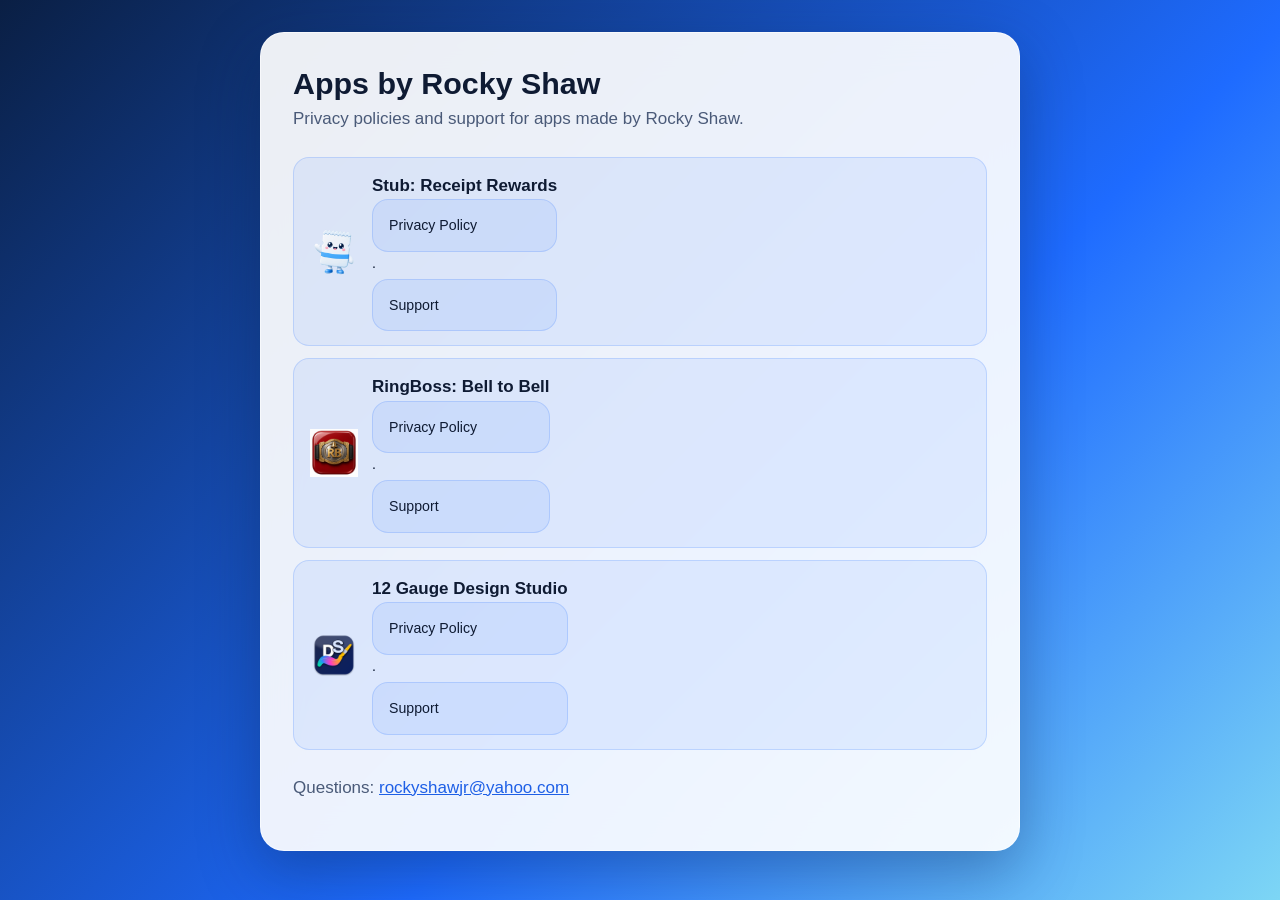
<file: index.html>
<!doctype html>
<html lang="en">
<head>
<meta charset="utf-8">
<meta name="viewport" content="width=device-width, initial-scale=1">
<title>Apps by Rocky Shaw: Privacy Policies</title>
<link rel="stylesheet" href="style.css">
</head>
<body>
<main class="card">
<h1>Apps by Rocky Shaw</h1>
<p class="sub">Privacy policies and support for apps made by Rocky Shaw.</p>
<ul class="apps">
<li>
<div class="row">
<img src="stub/stubby.png" width="48" height="48" alt="">
<span><strong>Stub: Receipt Rewards</strong><br>
<small><a href="stub/">Privacy Policy</a> · <a href="stub/support/">Support</a></small></span>
</div>
</li>
<li>
<div class="row">
<img src="ringboss/ringboss-icon.png" width="48" height="48" alt="">
<span><strong>RingBoss: Bell to Bell</strong><br>
<small><a href="ringboss/">Privacy Policy</a> · <a href="ringboss/support/">Support</a></small></span>
</div>
</li>
<li>
<div class="row">
<img src="design-studio/design-studio-icon.png" width="48" height="48" alt="">
<span><strong>12 Gauge Design Studio</strong><br>
<small><a href="design-studio/">Privacy Policy</a> · <a href="design-studio/support/">Support</a></small></span>
</div>
</li>
</ul>
<p class="contact">Questions: <a href="mailto:rockyshawjr@yahoo.com">rockyshawjr@yahoo.com</a></p>
</main>
</body>
</html>
</file>
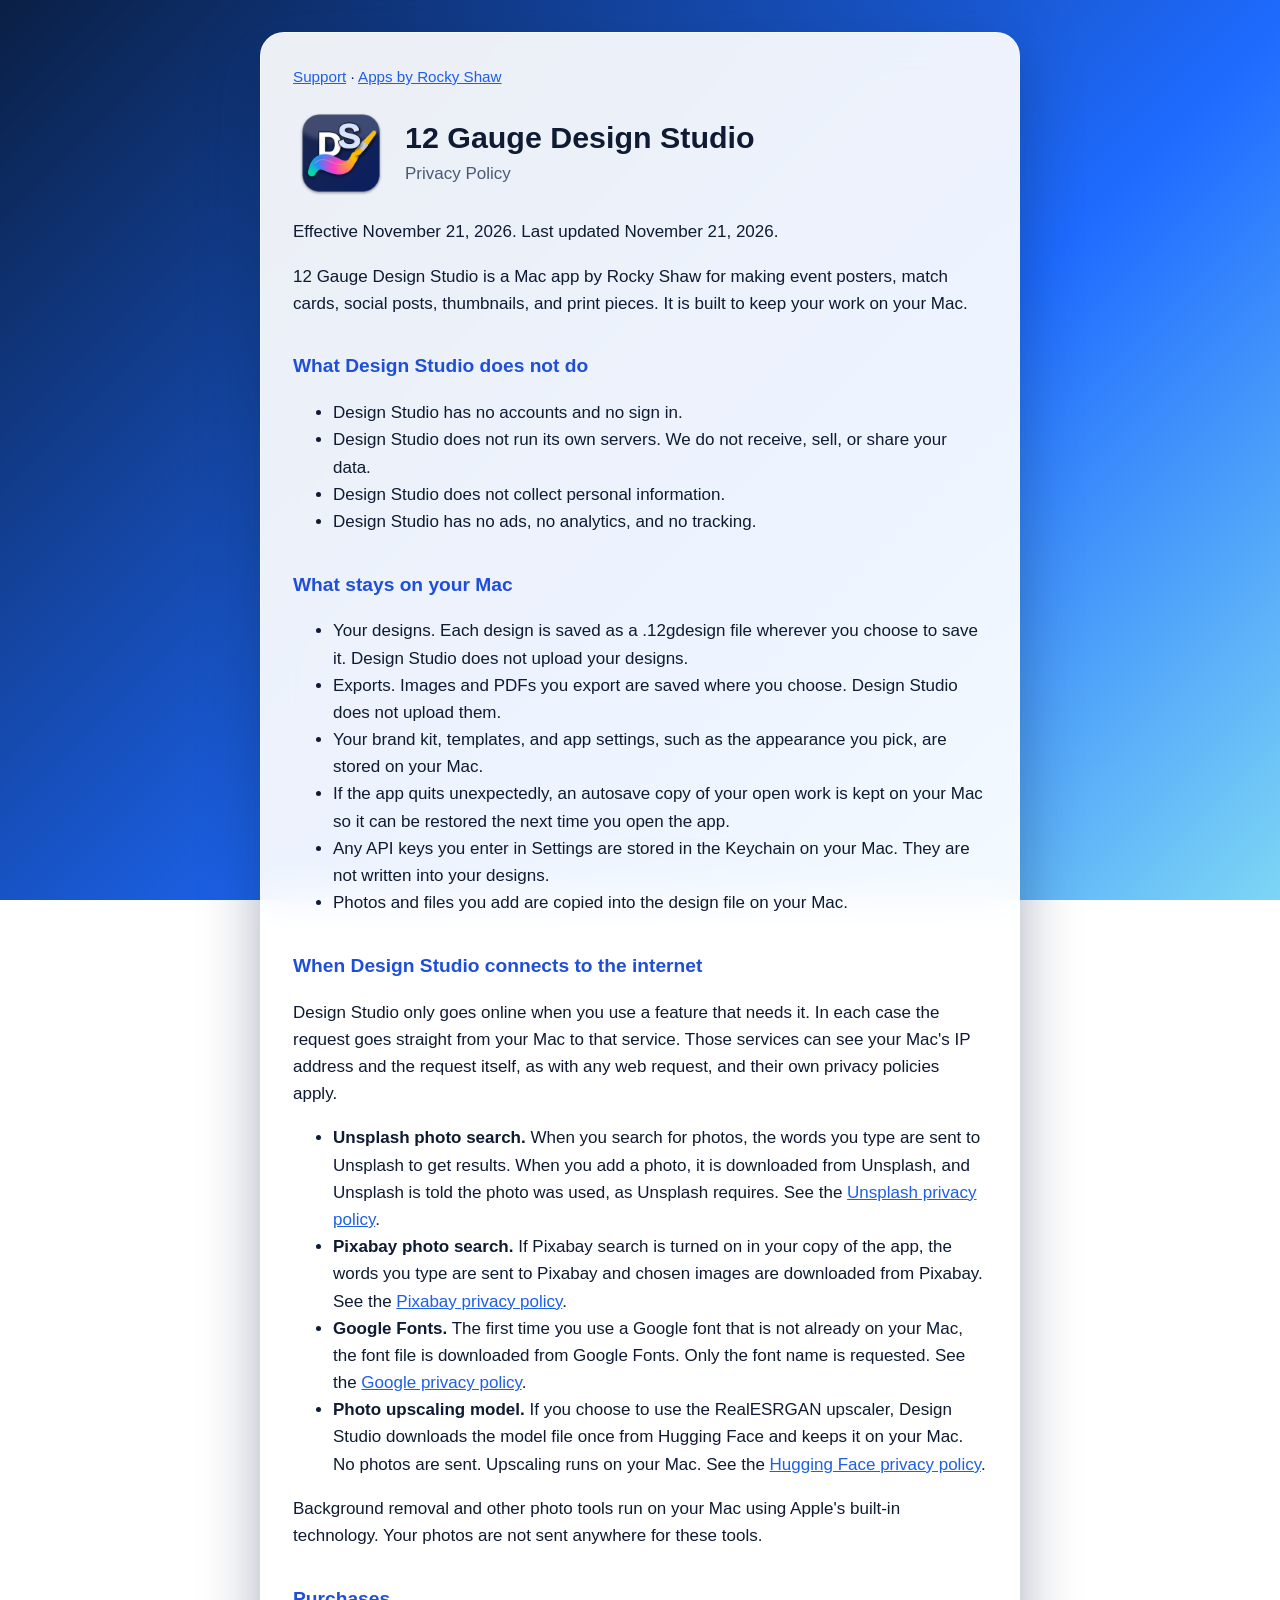
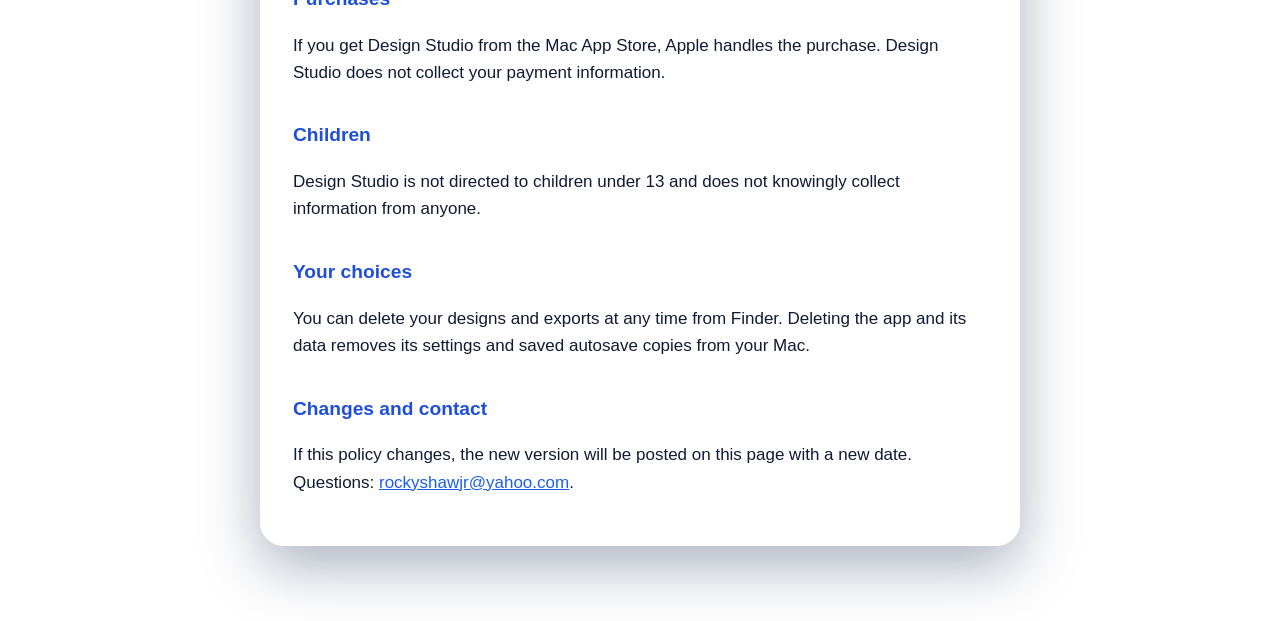
<file: design-studio/index.html>
<!doctype html>
<html lang="en">
<head>
<meta charset="utf-8">
<meta name="viewport" content="width=device-width, initial-scale=1">
<title>12 Gauge Design Studio Privacy Policy</title>
<meta name="description" content="Privacy policy for 12 Gauge Design Studio, a Mac app by Rocky Shaw.">
<link rel="stylesheet" href="../style.css">
</head>
<body>
<main class="card">
<p class="back"><a href="support/">Support</a> · <a href="../">Apps by Rocky Shaw</a></p>
<header class="app-head">
<img src="design-studio-icon.png" width="96" height="96" alt="12 Gauge Design Studio icon">
<div>
<h1>12 Gauge Design Studio</h1>
<p class="sub">Privacy Policy</p>
</div>
</header>
<p>Effective November 21, 2026. Last updated November 21, 2026.</p>
<p>12 Gauge Design Studio is a Mac app by Rocky Shaw for making event posters, match cards, social posts, thumbnails, and print pieces. It is built to keep your work on your Mac.</p>
<h2>What Design Studio does not do</h2>
<ul>
<li>Design Studio has no accounts and no sign in.</li>
<li>Design Studio does not run its own servers. We do not receive, sell, or share your data.</li>
<li>Design Studio does not collect personal information.</li>
<li>Design Studio has no ads, no analytics, and no tracking.</li>
</ul>
<h2>What stays on your Mac</h2>
<ul>
<li>Your designs. Each design is saved as a .12gdesign file wherever you choose to save it. Design Studio does not upload your designs.</li>
<li>Exports. Images and PDFs you export are saved where you choose. Design Studio does not upload them.</li>
<li>Your brand kit, templates, and app settings, such as the appearance you pick, are stored on your Mac.</li>
<li>If the app quits unexpectedly, an autosave copy of your open work is kept on your Mac so it can be restored the next time you open the app.</li>
<li>Any API keys you enter in Settings are stored in the Keychain on your Mac. They are not written into your designs.</li>
<li>Photos and files you add are copied into the design file on your Mac.</li>
</ul>
<h2>When Design Studio connects to the internet</h2>
<p>Design Studio only goes online when you use a feature that needs it. In each case the request goes straight from your Mac to that service. Those services can see your Mac's IP address and the request itself, as with any web request, and their own privacy policies apply.</p>
<ul>
<li><strong>Unsplash photo search.</strong> When you search for photos, the words you type are sent to Unsplash to get results. When you add a photo, it is downloaded from Unsplash, and Unsplash is told the photo was used, as Unsplash requires. See the <a href="https://unsplash.com/privacy">Unsplash privacy policy</a>.</li>
<li><strong>Pixabay photo search.</strong> If Pixabay search is turned on in your copy of the app, the words you type are sent to Pixabay and chosen images are downloaded from Pixabay. See the <a href="https://pixabay.com/service/privacy/">Pixabay privacy policy</a>.</li>
<li><strong>Google Fonts.</strong> The first time you use a Google font that is not already on your Mac, the font file is downloaded from Google Fonts. Only the font name is requested. See the <a href="https://policies.google.com/privacy">Google privacy policy</a>.</li>
<li><strong>Photo upscaling model.</strong> If you choose to use the RealESRGAN upscaler, Design Studio downloads the model file once from Hugging Face and keeps it on your Mac. No photos are sent. Upscaling runs on your Mac. See the <a href="https://huggingface.co/privacy">Hugging Face privacy policy</a>.</li>
</ul>
<p>Background removal and other photo tools run on your Mac using Apple's built-in technology. Your photos are not sent anywhere for these tools.</p>
<h2>Purchases</h2>
<p>If you get Design Studio from the Mac App Store, Apple handles the purchase. Design Studio does not collect your payment information.</p>
<h2>Children</h2>
<p>Design Studio is not directed to children under 13 and does not knowingly collect information from anyone.</p>
<h2>Your choices</h2>
<p>You can delete your designs and exports at any time from Finder. Deleting the app and its data removes its settings and saved autosave copies from your Mac.</p>
<h2>Changes and contact</h2>
<p>If this policy changes, the new version will be posted on this page with a new date. Questions: <a href="mailto:rockyshawjr@yahoo.com">rockyshawjr@yahoo.com</a>.</p>
</main>
<footer>12 Gauge Design Studio for Mac by Rocky Shaw</footer>
</body>
</html>
</file>
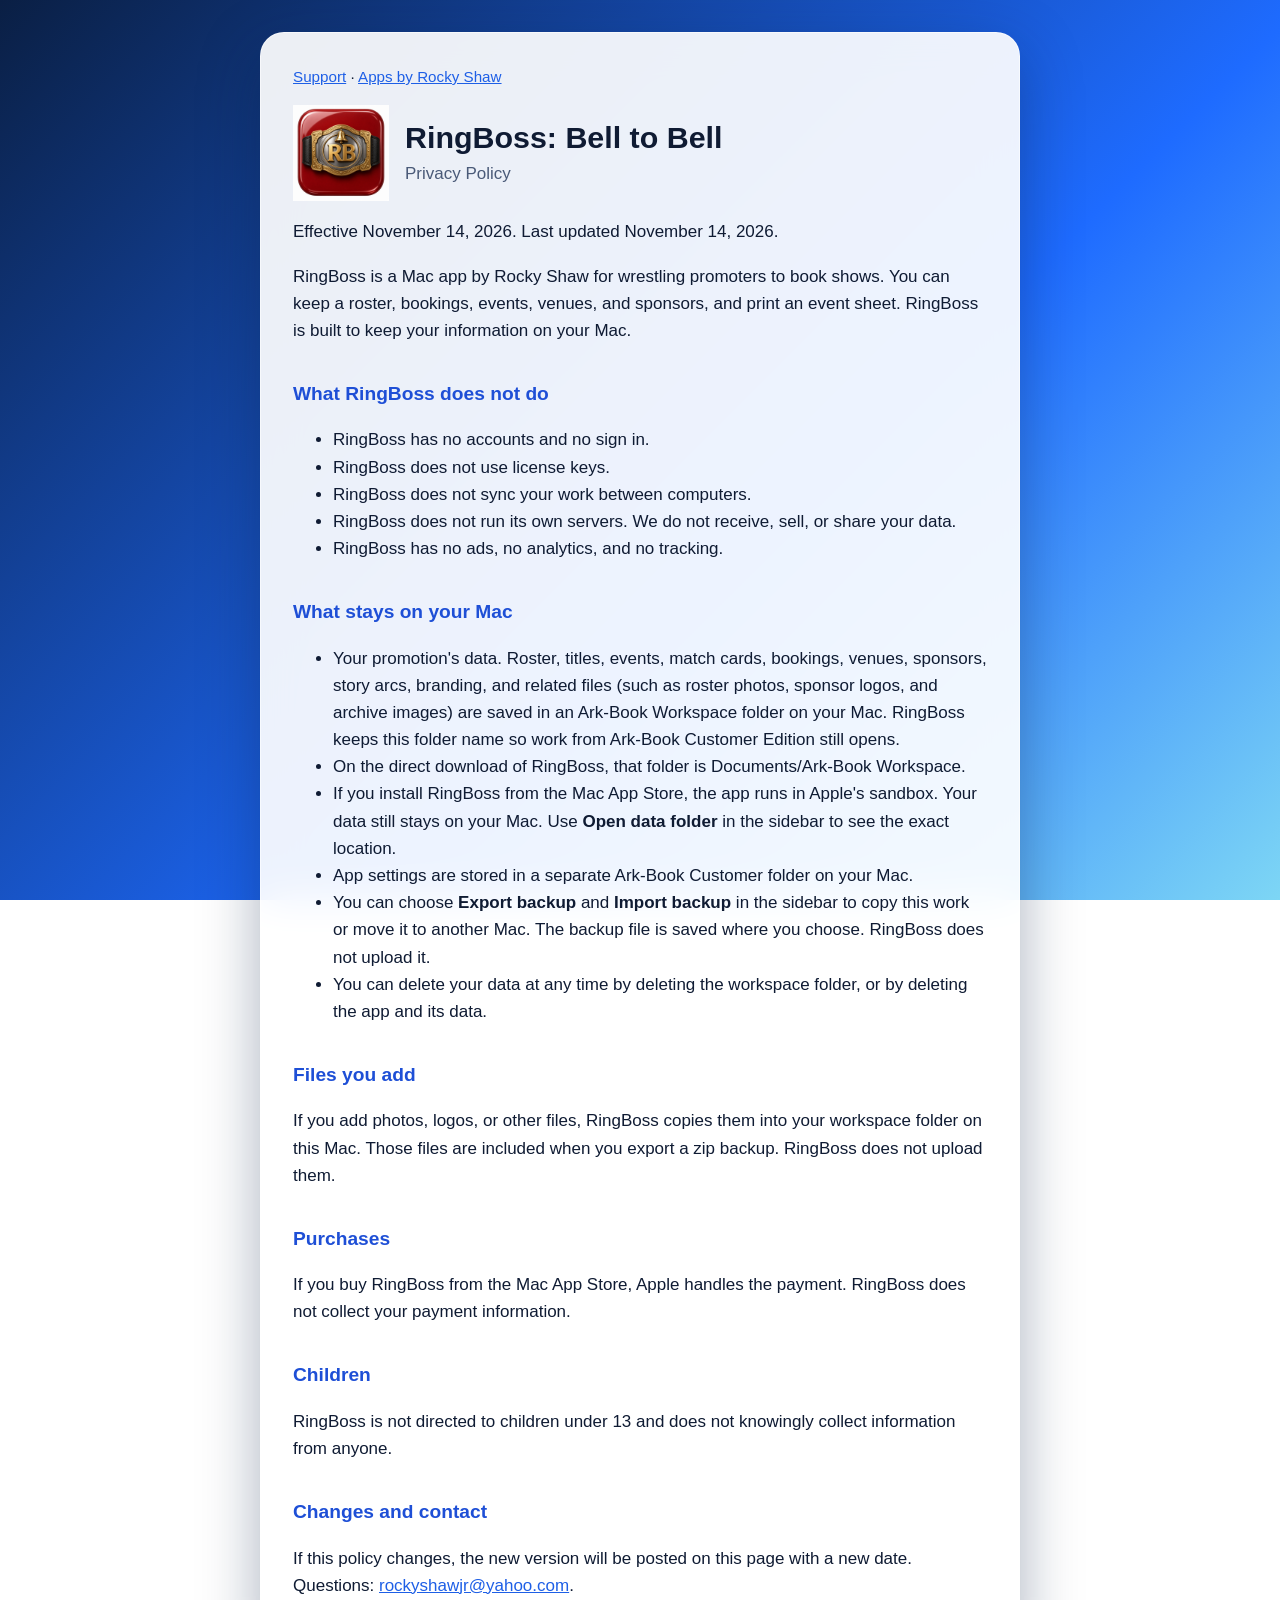
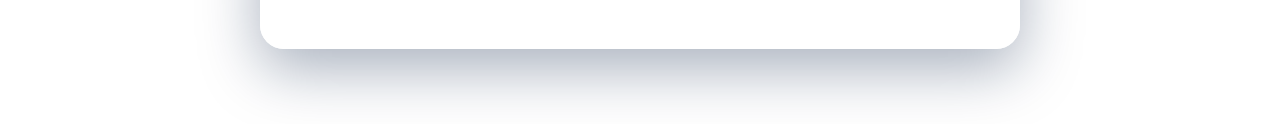
<file: ringboss/index.html>
<!doctype html>
<html lang="en">
<head>
<meta charset="utf-8">
<meta name="viewport" content="width=device-width, initial-scale=1">
<title>RingBoss: Bell to Bell Privacy Policy</title>
<meta name="description" content="Privacy policy for RingBoss: Bell to Bell, a Mac app by Rocky Shaw.">
<link rel="stylesheet" href="../style.css">
</head>
<body>
<main class="card">
<p class="back"><a href="support/">Support</a> · <a href="../">Apps by Rocky Shaw</a></p>
<header class="app-head">
<img src="ringboss-icon.png" width="96" height="96" alt="RingBoss icon">
<div>
<h1>RingBoss: Bell to Bell</h1>
<p class="sub">Privacy Policy</p>
</div>
</header>
<p>Effective November 14, 2026. Last updated November 14, 2026.</p>
<p>RingBoss is a Mac app by Rocky Shaw for wrestling promoters to book shows. You can keep a roster, bookings, events, venues, and sponsors, and print an event sheet. RingBoss is built to keep your information on your Mac.</p>
<h2>What RingBoss does not do</h2>
<ul>
<li>RingBoss has no accounts and no sign in.</li>
<li>RingBoss does not use license keys.</li>
<li>RingBoss does not sync your work between computers.</li>
<li>RingBoss does not run its own servers. We do not receive, sell, or share your data.</li>
<li>RingBoss has no ads, no analytics, and no tracking.</li>
</ul>
<h2>What stays on your Mac</h2>
<ul>
<li>Your promotion's data. Roster, titles, events, match cards, bookings, venues, sponsors, story arcs, branding, and related files (such as roster photos, sponsor logos, and archive images) are saved in an Ark-Book Workspace folder on your Mac. RingBoss keeps this folder name so work from Ark-Book Customer Edition still opens.</li>
<li>On the direct download of RingBoss, that folder is Documents/Ark-Book Workspace.</li>
<li>If you install RingBoss from the Mac App Store, the app runs in Apple's sandbox. Your data still stays on your Mac. Use <strong>Open data folder</strong> in the sidebar to see the exact location.</li>
<li>App settings are stored in a separate Ark-Book Customer folder on your Mac.</li>
<li>You can choose <strong>Export backup</strong> and <strong>Import backup</strong> in the sidebar to copy this work or move it to another Mac. The backup file is saved where you choose. RingBoss does not upload it.</li>
<li>You can delete your data at any time by deleting the workspace folder, or by deleting the app and its data.</li>
</ul>
<h2>Files you add</h2>
<p>If you add photos, logos, or other files, RingBoss copies them into your workspace folder on this Mac. Those files are included when you export a zip backup. RingBoss does not upload them.</p>
<h2>Purchases</h2>
<p>If you buy RingBoss from the Mac App Store, Apple handles the payment. RingBoss does not collect your payment information.</p>
<h2>Children</h2>
<p>RingBoss is not directed to children under 13 and does not knowingly collect information from anyone.</p>
<h2>Changes and contact</h2>
<p>If this policy changes, the new version will be posted on this page with a new date. Questions: <a href="mailto:rockyshawjr@yahoo.com">rockyshawjr@yahoo.com</a>.</p>
</main>
<footer>RingBoss: Bell to Bell for Mac by Rocky Shaw</footer>
</body>
</html>
</file>
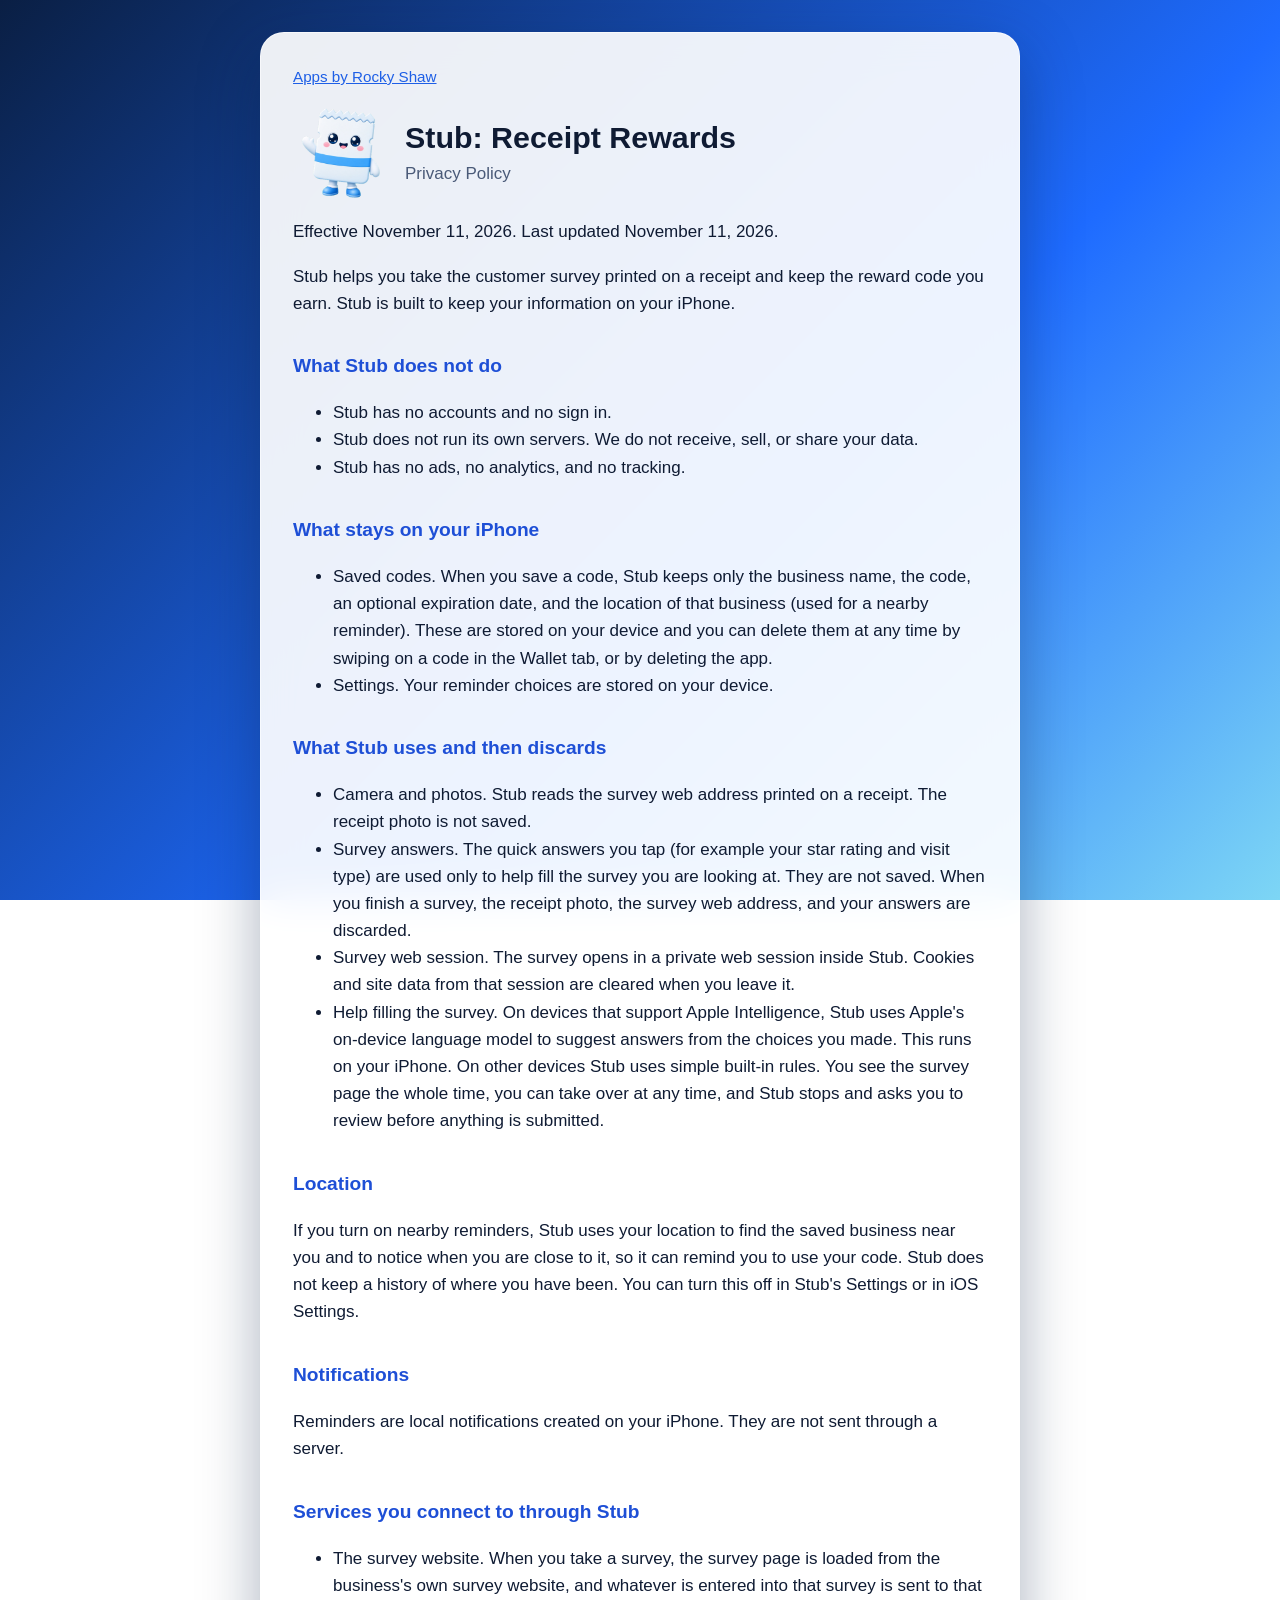
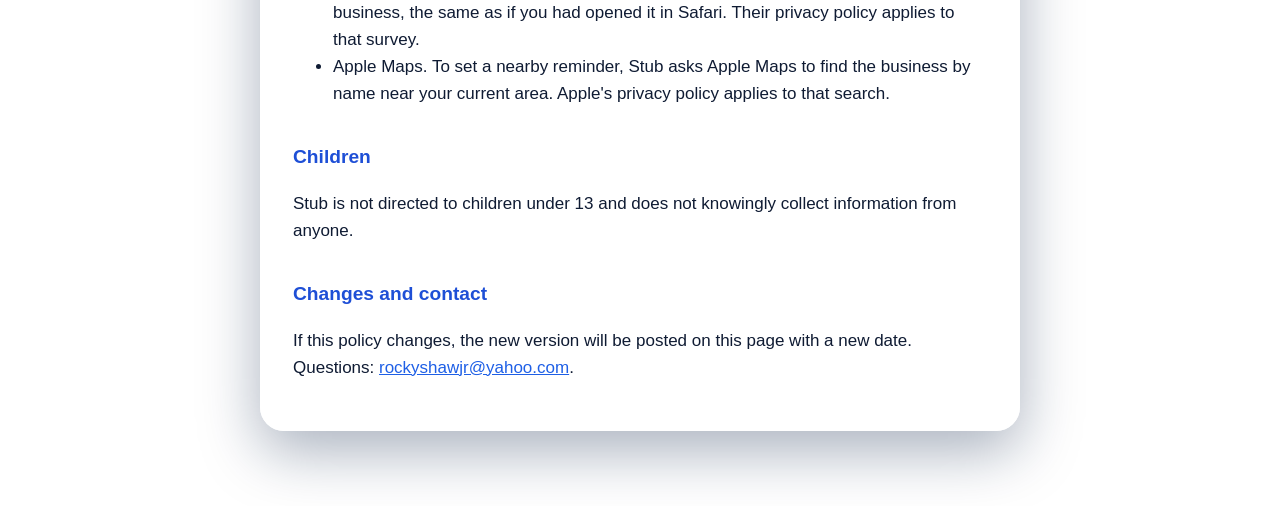
<file: stub/index.html>
<!doctype html>
<html lang="en">
<head>
<meta charset="utf-8">
<meta name="viewport" content="width=device-width, initial-scale=1">
<title>Stub: Receipt Rewards Privacy Policy</title>
<meta name="description" content="Privacy policy for Stub: Receipt Rewards, an iPhone app by Rocky Shaw.">
<link rel="stylesheet" href="../style.css">
</head>
<body>
<main class="card">
<p class="back"><a href="../">Apps by Rocky Shaw</a></p>
<header class="app-head">
<img src="stubby.png" width="96" height="96" alt="Stubby, the Stub mascot">
<div>
<h1>Stub: Receipt Rewards</h1>
<p class="sub">Privacy Policy</p>
</div>
</header>
<p>Effective November 11, 2026. Last updated November 11, 2026.</p>
<p>Stub helps you take the customer survey printed on a receipt and keep the reward code you earn. Stub is built to keep your information on your iPhone.</p>
<h2>What Stub does not do</h2>
<ul>
<li>Stub has no accounts and no sign in.</li>
<li>Stub does not run its own servers. We do not receive, sell, or share your data.</li>
<li>Stub has no ads, no analytics, and no tracking.</li>
</ul>
<h2>What stays on your iPhone</h2>
<ul>
<li>Saved codes. When you save a code, Stub keeps only the business name, the code, an optional expiration date, and the location of that business (used for a nearby reminder). These are stored on your device and you can delete them at any time by swiping on a code in the Wallet tab, or by deleting the app.</li>
<li>Settings. Your reminder choices are stored on your device.</li>
</ul>
<h2>What Stub uses and then discards</h2>
<ul>
<li>Camera and photos. Stub reads the survey web address printed on a receipt. The receipt photo is not saved.</li>
<li>Survey answers. The quick answers you tap (for example your star rating and visit type) are used only to help fill the survey you are looking at. They are not saved. When you finish a survey, the receipt photo, the survey web address, and your answers are discarded.</li>
<li>Survey web session. The survey opens in a private web session inside Stub. Cookies and site data from that session are cleared when you leave it.</li>
<li>Help filling the survey. On devices that support Apple Intelligence, Stub uses Apple's on-device language model to suggest answers from the choices you made. This runs on your iPhone. On other devices Stub uses simple built-in rules. You see the survey page the whole time, you can take over at any time, and Stub stops and asks you to review before anything is submitted.</li>
</ul>
<h2>Location</h2>
<p>If you turn on nearby reminders, Stub uses your location to find the saved business near you and to notice when you are close to it, so it can remind you to use your code. Stub does not keep a history of where you have been. You can turn this off in Stub's Settings or in iOS Settings.</p>
<h2>Notifications</h2>
<p>Reminders are local notifications created on your iPhone. They are not sent through a server.</p>
<h2>Services you connect to through Stub</h2>
<ul>
<li>The survey website. When you take a survey, the survey page is loaded from the business's own survey website, and whatever is entered into that survey is sent to that business, the same as if you had opened it in Safari. Their privacy policy applies to that survey.</li>
<li>Apple Maps. To set a nearby reminder, Stub asks Apple Maps to find the business by name near your current area. Apple's privacy policy applies to that search.</li>
</ul>
<h2>Children</h2>
<p>Stub is not directed to children under 13 and does not knowingly collect information from anyone.</p>
<h2>Changes and contact</h2>
<p>If this policy changes, the new version will be posted on this page with a new date. Questions: <a href="mailto:rockyshawjr@yahoo.com">rockyshawjr@yahoo.com</a>.</p>
</main>
<footer>Stub: Receipt Rewards for iPhone by Rocky Shaw</footer>
</body>
</html>
</file>
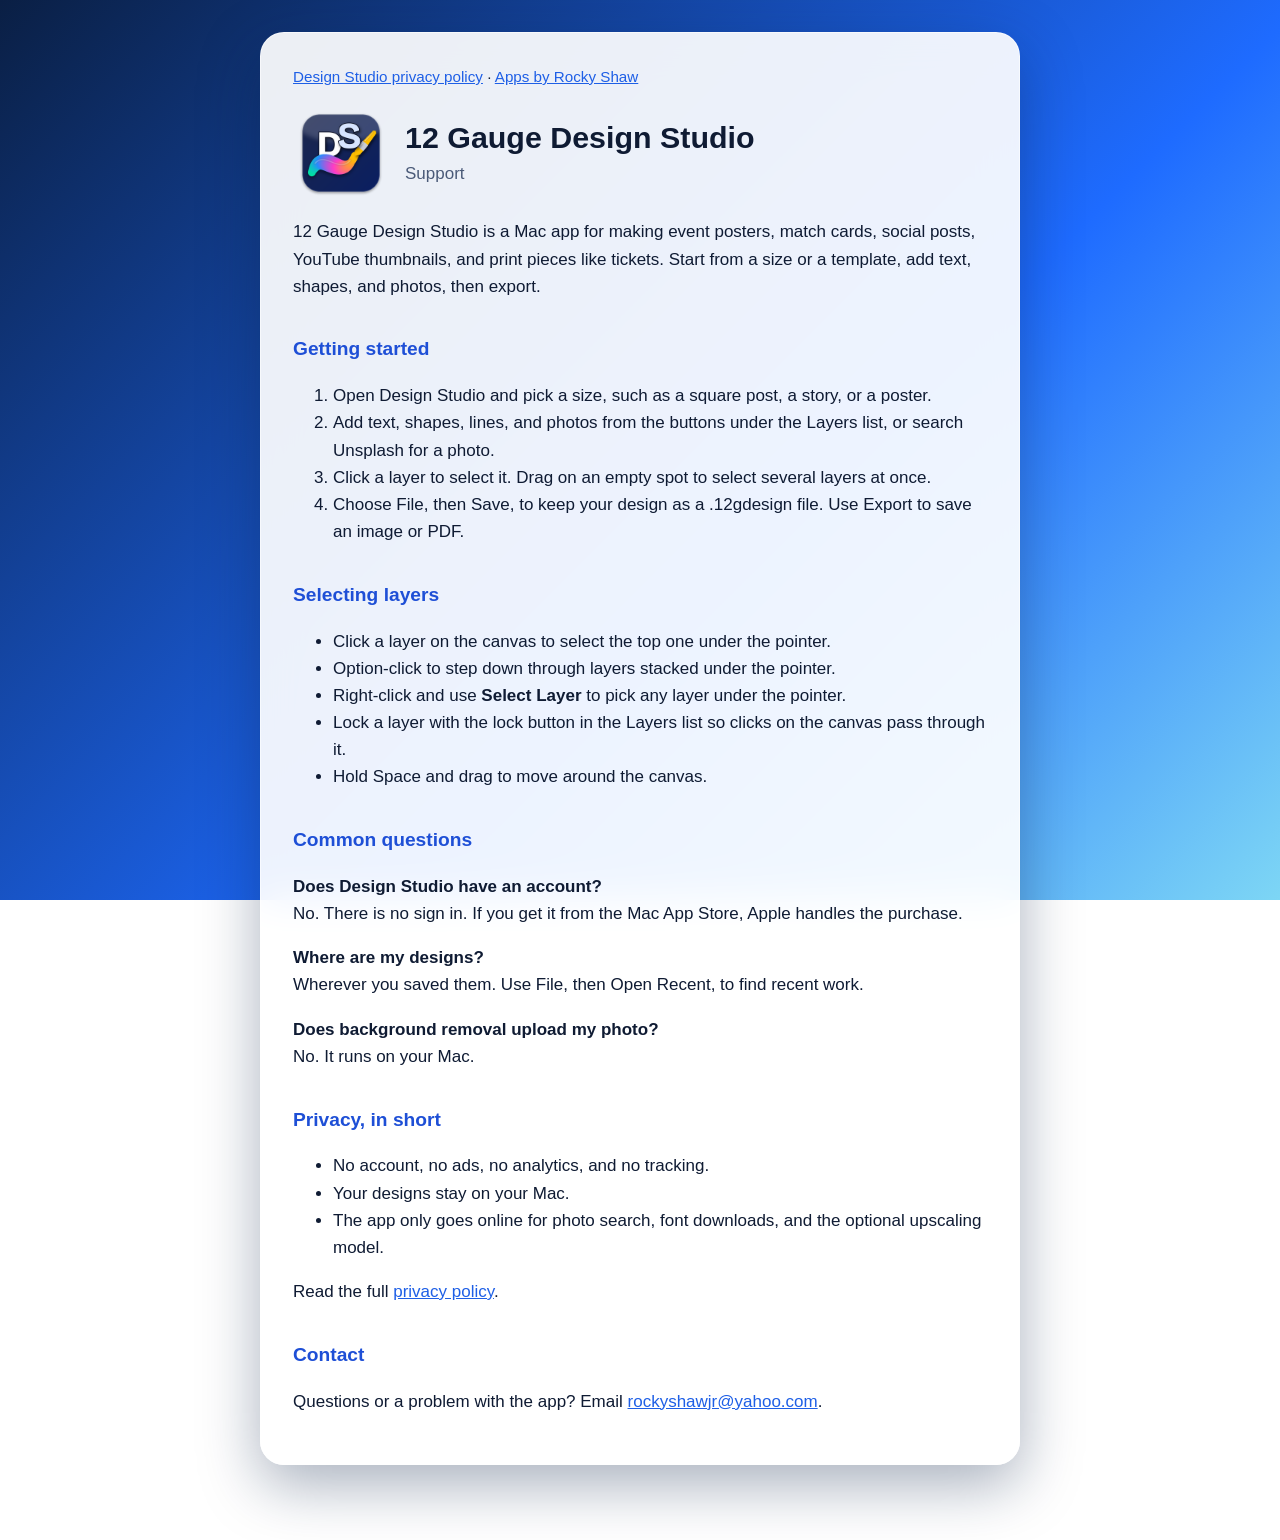
<file: design-studio/support/index.html>
<!doctype html>
<html lang="en">
<head>
<meta charset="utf-8">
<meta name="viewport" content="width=device-width, initial-scale=1">
<title>12 Gauge Design Studio Support</title>
<meta name="description" content="Help and support for 12 Gauge Design Studio, a Mac app by Rocky Shaw.">
<link rel="stylesheet" href="../../style.css">
</head>
<body>
<main class="card">
<p class="back"><a href="../">Design Studio privacy policy</a> · <a href="../../">Apps by Rocky Shaw</a></p>
<header class="app-head">
<img src="../design-studio-icon.png" width="96" height="96" alt="12 Gauge Design Studio icon">
<div>
<h1>12 Gauge Design Studio</h1>
<p class="sub">Support</p>
</div>
</header>
<p>12 Gauge Design Studio is a Mac app for making event posters, match cards, social posts, YouTube thumbnails, and print pieces like tickets. Start from a size or a template, add text, shapes, and photos, then export.</p>
<h2>Getting started</h2>
<ol>
<li>Open Design Studio and pick a size, such as a square post, a story, or a poster.</li>
<li>Add text, shapes, lines, and photos from the buttons under the Layers list, or search Unsplash for a photo.</li>
<li>Click a layer to select it. Drag on an empty spot to select several layers at once.</li>
<li>Choose File, then Save, to keep your design as a .12gdesign file. Use Export to save an image or PDF.</li>
</ol>
<h2>Selecting layers</h2>
<ul>
<li>Click a layer on the canvas to select the top one under the pointer.</li>
<li>Option-click to step down through layers stacked under the pointer.</li>
<li>Right-click and use <strong>Select Layer</strong> to pick any layer under the pointer.</li>
<li>Lock a layer with the lock button in the Layers list so clicks on the canvas pass through it.</li>
<li>Hold Space and drag to move around the canvas.</li>
</ul>
<h2>Common questions</h2>
<p><strong>Does Design Studio have an account?</strong><br>
No. There is no sign in. If you get it from the Mac App Store, Apple handles the purchase.</p>
<p><strong>Where are my designs?</strong><br>
Wherever you saved them. Use File, then Open Recent, to find recent work.</p>
<p><strong>Does background removal upload my photo?</strong><br>
No. It runs on your Mac.</p>
<h2>Privacy, in short</h2>
<ul>
<li>No account, no ads, no analytics, and no tracking.</li>
<li>Your designs stay on your Mac.</li>
<li>The app only goes online for photo search, font downloads, and the optional upscaling model.</li>
</ul>
<p>Read the full <a href="../">privacy policy</a>.</p>
<h2>Contact</h2>
<p>Questions or a problem with the app? Email <a href="mailto:rockyshawjr@yahoo.com">rockyshawjr@yahoo.com</a>.</p>
</main>
<footer>12 Gauge Design Studio for Mac by Rocky Shaw</footer>
</body>
</html>
</file>
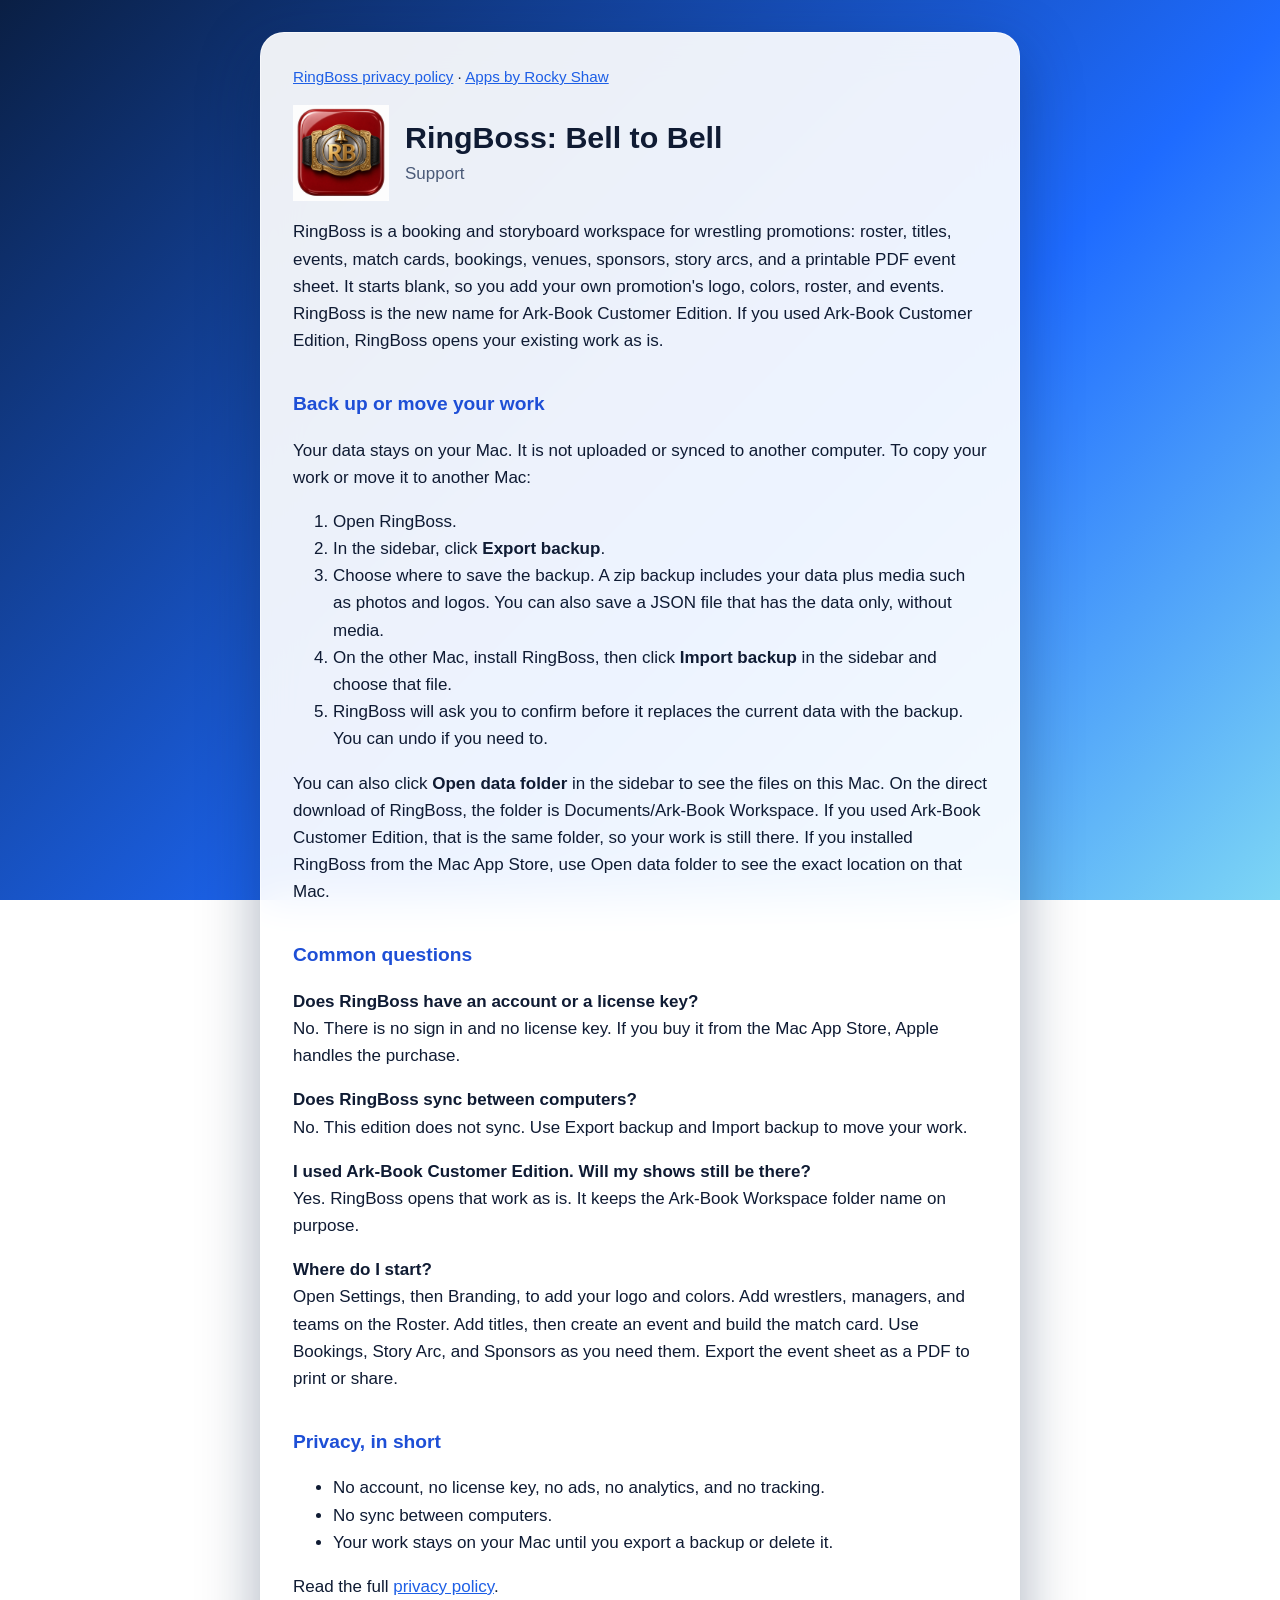
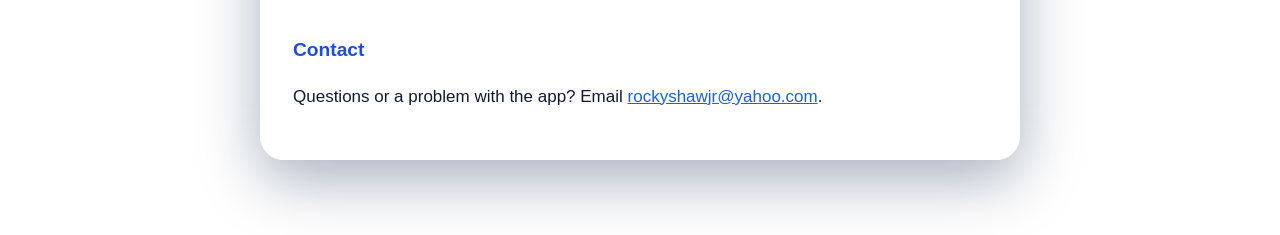
<file: ringboss/support/index.html>
<!doctype html>
<html lang="en">
<head>
<meta charset="utf-8">
<meta name="viewport" content="width=device-width, initial-scale=1">
<title>RingBoss: Bell to Bell Support</title>
<meta name="description" content="Help and support for RingBoss: Bell to Bell, a Mac app by Rocky Shaw.">
<link rel="stylesheet" href="../../style.css">
</head>
<body>
<main class="card">
<p class="back"><a href="../">RingBoss privacy policy</a> · <a href="../../">Apps by Rocky Shaw</a></p>
<header class="app-head">
<img src="../ringboss-icon.png" width="96" height="96" alt="RingBoss icon">
<div>
<h1>RingBoss: Bell to Bell</h1>
<p class="sub">Support</p>
</div>
</header>
<p>RingBoss is a booking and storyboard workspace for wrestling promotions: roster, titles, events, match cards, bookings, venues, sponsors, story arcs, and a printable PDF event sheet. It starts blank, so you add your own promotion's logo, colors, roster, and events. RingBoss is the new name for Ark-Book Customer Edition. If you used Ark-Book Customer Edition, RingBoss opens your existing work as is.</p>
<h2>Back up or move your work</h2>
<p>Your data stays on your Mac. It is not uploaded or synced to another computer. To copy your work or move it to another Mac:</p>
<ol>
<li>Open RingBoss.</li>
<li>In the sidebar, click <strong>Export backup</strong>.</li>
<li>Choose where to save the backup. A zip backup includes your data plus media such as photos and logos. You can also save a JSON file that has the data only, without media.</li>
<li>On the other Mac, install RingBoss, then click <strong>Import backup</strong> in the sidebar and choose that file.</li>
<li>RingBoss will ask you to confirm before it replaces the current data with the backup. You can undo if you need to.</li>
</ol>
<p>You can also click <strong>Open data folder</strong> in the sidebar to see the files on this Mac. On the direct download of RingBoss, the folder is Documents/Ark-Book Workspace. If you used Ark-Book Customer Edition, that is the same folder, so your work is still there. If you installed RingBoss from the Mac App Store, use Open data folder to see the exact location on that Mac.</p>
<h2>Common questions</h2>
<p><strong>Does RingBoss have an account or a license key?</strong><br>
No. There is no sign in and no license key. If you buy it from the Mac App Store, Apple handles the purchase.</p>
<p><strong>Does RingBoss sync between computers?</strong><br>
No. This edition does not sync. Use Export backup and Import backup to move your work.</p>
<p><strong>I used Ark-Book Customer Edition. Will my shows still be there?</strong><br>
Yes. RingBoss opens that work as is. It keeps the Ark-Book Workspace folder name on purpose.</p>
<p><strong>Where do I start?</strong><br>
Open Settings, then Branding, to add your logo and colors. Add wrestlers, managers, and teams on the Roster. Add titles, then create an event and build the match card. Use Bookings, Story Arc, and Sponsors as you need them. Export the event sheet as a PDF to print or share.</p>
<h2>Privacy, in short</h2>
<ul>
<li>No account, no license key, no ads, no analytics, and no tracking.</li>
<li>No sync between computers.</li>
<li>Your work stays on your Mac until you export a backup or delete it.</li>
</ul>
<p>Read the full <a href="../">privacy policy</a>.</p>
<h2>Contact</h2>
<p>Questions or a problem with the app? Email <a href="mailto:rockyshawjr@yahoo.com">rockyshawjr@yahoo.com</a>.</p>
</main>
<footer>RingBoss: Bell to Bell for Mac by Rocky Shaw</footer>
</body>
</html>
</file>
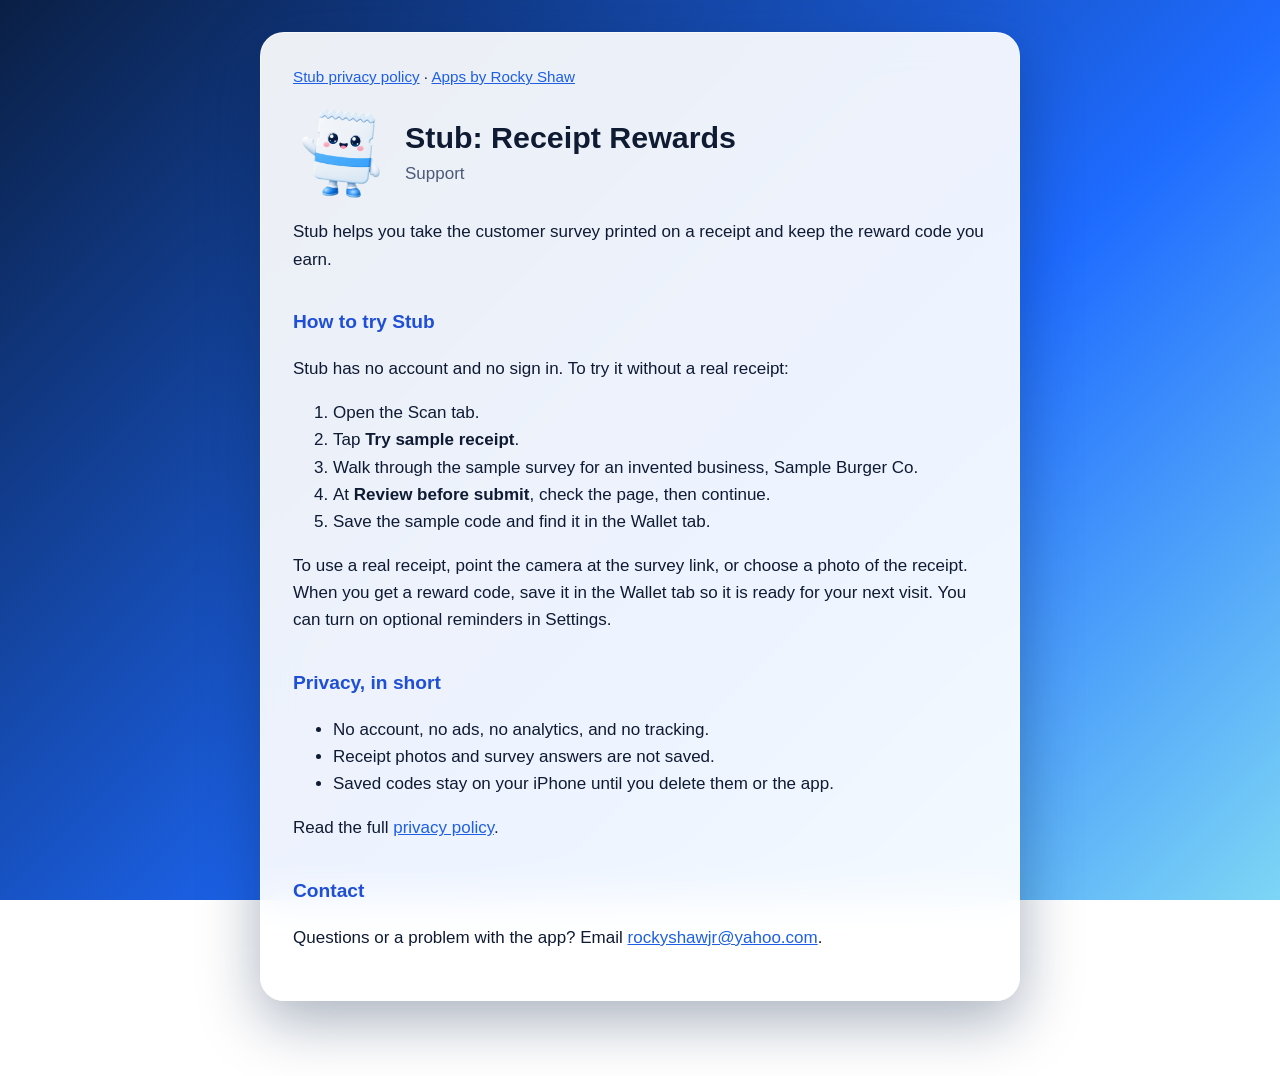
<file: stub/support/index.html>
<!doctype html>
<html lang="en">
<head>
<meta charset="utf-8">
<meta name="viewport" content="width=device-width, initial-scale=1">
<title>Stub: Receipt Rewards Support</title>
<meta name="description" content="Help and support for Stub: Receipt Rewards, an iPhone app by Rocky Shaw.">
<link rel="stylesheet" href="../../style.css">
</head>
<body>
<main class="card">
<p class="back"><a href="../">Stub privacy policy</a> · <a href="../../">Apps by Rocky Shaw</a></p>
<header class="app-head">
<img src="../stubby.png" width="96" height="96" alt="Stubby, the Stub mascot">
<div>
<h1>Stub: Receipt Rewards</h1>
<p class="sub">Support</p>
</div>
</header>
<p>Stub helps you take the customer survey printed on a receipt and keep the reward code you earn.</p>
<h2>How to try Stub</h2>
<p>Stub has no account and no sign in. To try it without a real receipt:</p>
<ol>
<li>Open the Scan tab.</li>
<li>Tap <strong>Try sample receipt</strong>.</li>
<li>Walk through the sample survey for an invented business, Sample Burger Co.</li>
<li>At <strong>Review before submit</strong>, check the page, then continue.</li>
<li>Save the sample code and find it in the Wallet tab.</li>
</ol>
<p>To use a real receipt, point the camera at the survey link, or choose a photo of the receipt. When you get a reward code, save it in the Wallet tab so it is ready for your next visit. You can turn on optional reminders in Settings.</p>
<h2>Privacy, in short</h2>
<ul>
<li>No account, no ads, no analytics, and no tracking.</li>
<li>Receipt photos and survey answers are not saved.</li>
<li>Saved codes stay on your iPhone until you delete them or the app.</li>
</ul>
<p>Read the full <a href="../">privacy policy</a>.</p>
<h2>Contact</h2>
<p>Questions or a problem with the app? Email <a href="mailto:rockyshawjr@yahoo.com">rockyshawjr@yahoo.com</a>.</p>
</main>
<footer>Stub: Receipt Rewards for iPhone by Rocky Shaw</footer>
</body>
</html>
</file>
<file: style.css>
:root { color-scheme: light dark; }
* { box-sizing: border-box; }
body { margin: 0; min-height: 100vh; font: 17px/1.6 -apple-system, BlinkMacSystemFont, "Segoe UI", Roboto, Helvetica, Arial, sans-serif;
  background: linear-gradient(135deg, #0a1f44 0%, #1e6bff 60%, #7dd6f5 100%) fixed; color: #0f1b33; padding: 32px 16px; }
.card { max-width: 760px; margin: 0 auto; background: rgba(255,255,255,0.92); border: 1px solid rgba(255,255,255,0.6);
  border-radius: 24px; padding: 32px; box-shadow: 0 20px 60px rgba(10,31,68,0.35); backdrop-filter: blur(20px); }
h1 { margin: 0; font-size: 1.9rem; line-height: 1.2; }
h2 { margin-top: 1.8em; font-size: 1.2rem; color: #1e4fd6; }
.sub { margin: 4px 0 0; color: #4a5a78; }
a { color: #1e5fe6; }
.back { margin: 0 0 16px; font-size: 0.95rem; }
.app-head { display: flex; align-items: center; gap: 16px; margin-bottom: 16px; }
.apps { list-style: none; padding: 0; margin: 24px 0; }
.apps a { display: flex; align-items: center; gap: 14px; padding: 14px 16px; border-radius: 16px; text-decoration: none; color: inherit;
  background: rgba(30,107,255,0.08); border: 1px solid rgba(30,107,255,0.18); }
.apps a:hover { background: rgba(30,107,255,0.14); }
.contact { color: #4a5a78; }
footer { text-align: center; color: rgba(255,255,255,0.85); font-size: 0.9rem; margin-top: 20px; }
@media (prefers-color-scheme: dark) {
  .card { background: rgba(12,24,52,0.85); border-color: rgba(255,255,255,0.15); color: #e8eefc; }
  .sub, .contact { color: #a9b8d8; } h2 { color: #7dd6f5; } a { color: #8cc4ff; }
}
.apps li + li { margin-top: 12px; }
.apps .row { display: flex; align-items: center; gap: 14px; padding: 14px 16px; border-radius: 16px;
  background: rgba(30,107,255,0.08); border: 1px solid rgba(30,107,255,0.18); }
</file>
